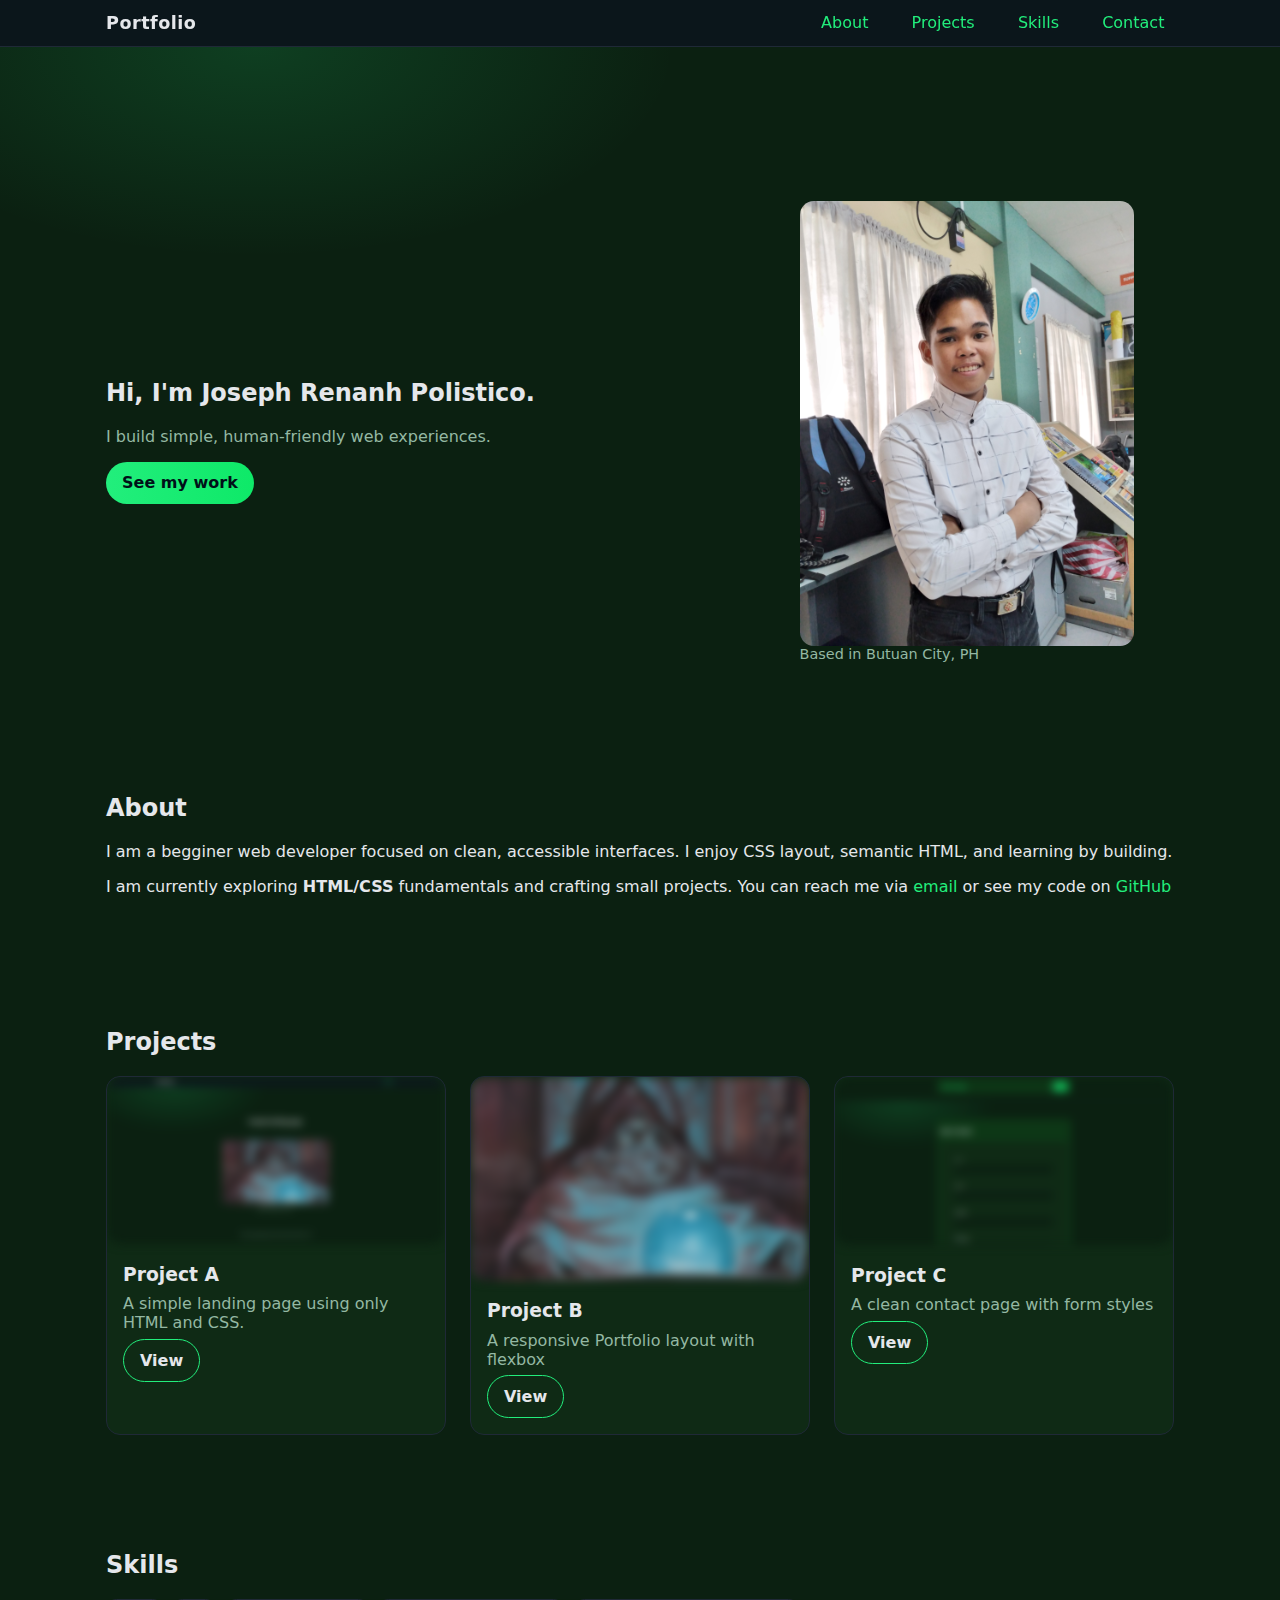
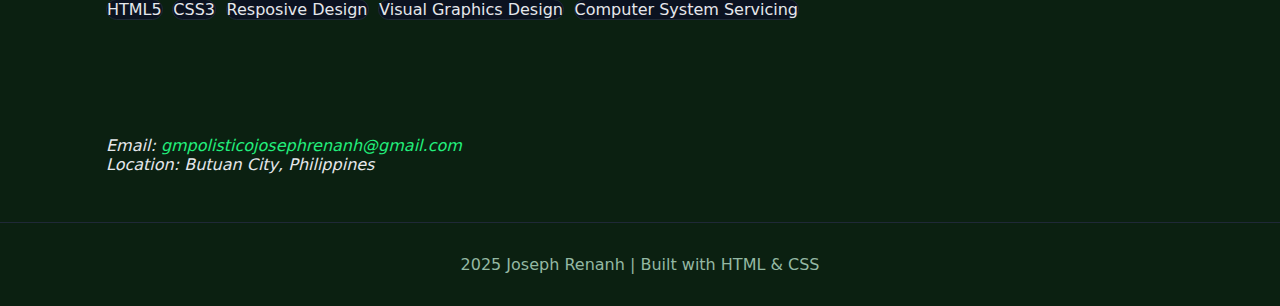
<file: index.html>
<!DOCTYPE html>
<html lang="en">
<head>
    <meta charset="UTF-8">
    <meta name="viewport" content="width=device-width, initial-scale=1.0">
    <title>Joseph - Porfolio</title>
    <link rel="stylesheet" href="styles.css" />
</head>
<body>
    <a class="skip-link" href="#content"> Skip to content</a>
    <header class="site-header">
        <div class="container">
            <h1 class="logo">Portfolio</h1>
            <nav aria-label="Primary">
                <ul class="nav">
                    <li><a href="#about">About</a></li>
                    <li><a href="#projects">Projects</a></li>
                    <li><a href="#skills">Skills</a></li>
                    <li><a href="#contact">Contact</a></li>
                </ul>
            </nav>
        </div>
    </header>

    <main id="content">

        <section class="hero" aria-labelledby="intro-title">
            <div class="container">
                <div class="hero-grid">
                    <div>
                         <h2 id="intro-title">Hi, I'm Joseph Renanh Polistico.</h2>
                        <p class="lead"> I build simple, human-friendly web experiences.</p>
                        <a class="btn" href="#projects"> See my work</a>
                    </div>
                <figure class="profile">
                    <img src="IMGs/Portrait.jpg" alt="Protrait of Your Name" />
                    <figcaption>Based in Butuan City, PH</figcaption>
                </figure>
                </div>
            </div>
        </section>
        
        <section id="about" class="section" aria-labelledby="about-title">
            <div class="container">
                <h2 id="about-title">About</h2>
                <p>
                    I am a begginer web developer focused on clean, accessible interfaces. I enjoy CSS layout, semantic HTML, and learning by building.
                </p>
                <p>
                    I am currently exploring <strong>HTML/CSS</strong> fundamentals and crafting small projects. You can reach me via <a href="#contact">email</a> or see my code on <a href="https://github.com/JrP67" target="_blank" rel="noopener">GitHub</a>
                </p>
            </div>
        </section>

        <section id="projects" class="section" aria-labelledby="projects-title">
            <div class="container">
                <h2 id="projects-title">Projects</h2>
                <div class="cards">
                    <article class="card">
                        <img src="IMGs/proja.PNG" alt="Screenshot of Project A" />
                        <div class="card-body">
                            <h3>Project A</h3>
                            <p>A simple landing page using only HTML and CSS.</p>
                            <a class="btn btn-outline" href="#" target="_blank" rel="noopener">View</a>
                        </div>
                    </article>
                    <article class="card">
                        <img src="IMGs/Ponder.png" alt="Screenshot of Project B" />
                        <div class="card-body">
                            <h3>Project B</h3>
                            <p>A responsive Portfolio layout with flexbox</p>
                            <a class="btn btn-outline" href="#" target="_blank" rel="noopener">View</a>
                        </div>
                    </article>
                    <article class="card">
                        <img src="IMGs/projc.PNG" alt="Screenshot of Project C" />
                        <div class="card-body">
                            <h3>Project C</h3>
                            <p>A clean contact page with form styles</p>
                            <a class="btn btn-outline" href="projc/projc.html" target="_blank" rel="noopener">View</a>
                        </div>
                    </article>
                </div>
            </div>
        </section>
        
        <section id="skills" class="section" aria-labelledby="skills-title">
            <div class="container">
                <h2 id="skills-title">Skills</h2>
                <ul class="chips" role="list">
                    <li>HTML5</li>
                    <li>CSS3</li>
                    <li>Resposive Design</li>
                    <li>Visual Graphics Design</li>
                    <li>Computer System Servicing</li>
                </ul>
            </div>
        </section>

        <section id="contact" class="section" aria-labelledby="contact-title">
            <div class="container">
                <h2 id="container"></h2>
                <address>
                    Email: <a href="mailto:gmpolisticojosephrenanh@exmaple.com">gmpolisticojosephrenanh@gmail.com</a><br />
                    Location: Butuan City, Philippines
                </address>
            </div>
        </section>
        
    </main>

    <footer class="site-footer">
        <span id="year">2025</span> Joseph Renanh | Built with HTML & CSS
    </footer>
</body>

</html>
</file>
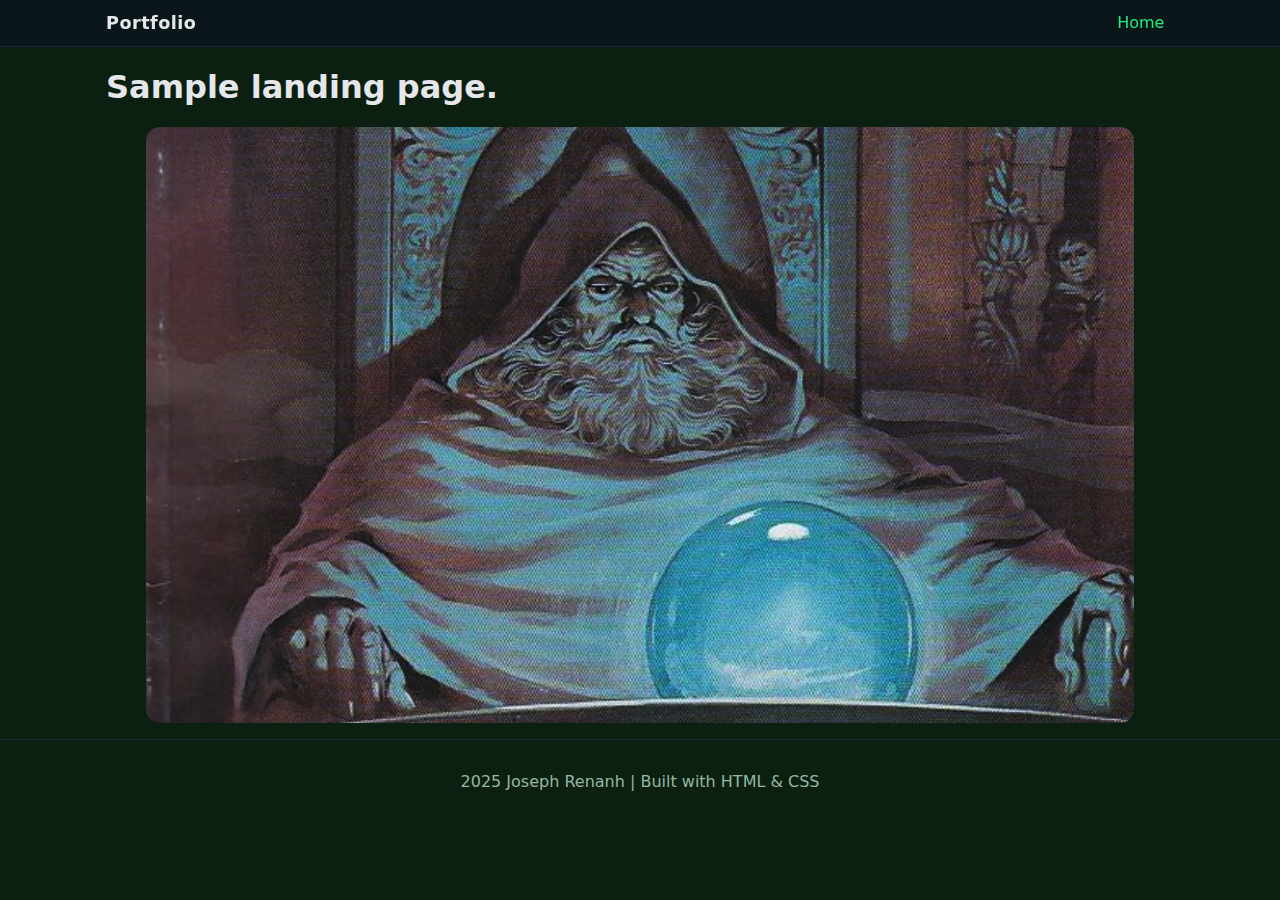
<file: proja/proja.html>
<!DOCTYPE html>
<html lang="en">
<head>
    <meta charset="UTF-8">
    <meta name="viewport" content="width=device-width, initial-scale=1.0">
    <title>Joseph - Porfolio</title>
    <link rel="stylesheet" href="landpage.css" />
</head>
<body>
    <a class="skip-link" href="#content"> Skip to content</a>
    <header class="site-header">
        <div class="container">
            <h1 class="logo">Portfolio</h1>
            <nav aria-label="Primary">
                <ul class="nav">
                    <li><a href="../index.html">Home</a></li>
                </ul>
            </nav>
        </div>
    </header>

    <main id="content">

        <section class="hero" aria-labelledby="intro-title">
            <div class="container">
                <div class="hero-grid">
                    <div>
                         <h1 id="intro-title">Sample landing page.</h1>
                    </div>
                <figure class="profile">
                    <img src="../IMGs/Ponder.png" alt="P" />
                </figure>
                </div>
            </div>
        </section>
        
    </main>

</body>
    <footer class="site-footer">
        <span id="year">2025</span> Joseph Renanh | Built with HTML & CSS
    </footer>

</html>
</file>
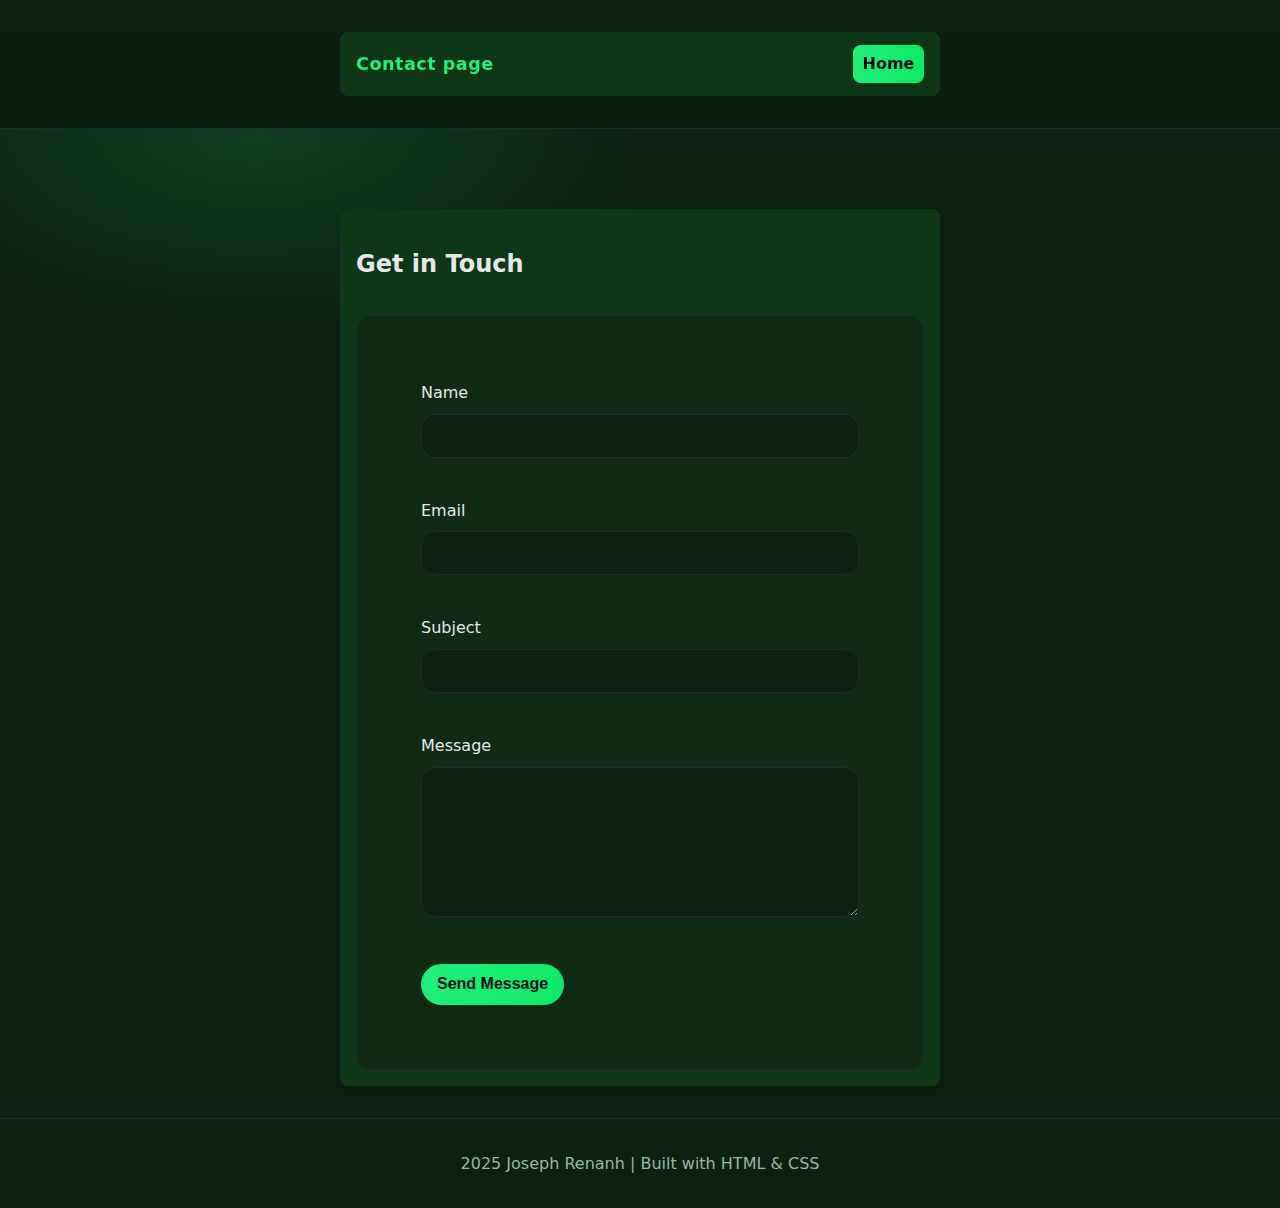
<file: projc/projc.html>
<!DOCTYPE html>
<html lang="en">
<head>
    <meta charset="UTF-8">
    <meta name="viewport" content="width=device-width, initial-scale=1.0">
    <title>Contact - Joseph</title>
    <link rel="stylesheet" href="../styles.css">
    <link rel="stylesheet" href="contact.css">
</head>
<body>
    <a href="#main" class="skip-link">Skip to main content</a>

    <header class="site-header">
        <div class="container">
            <h1 class="logo">Contact page</h1>
            <nav aria-label="Primary">
                <ul class="nav">
                    <li><a href="../index.html" class="btn">Home</a></li>
                </ul>
            </nav>
        </div>
    </header>

    <main id="main" class="main-content">
        <section class="contact-section">
            <div class="container section">
                <h2>Get in Touch</h2>
                <div class="contact-card">
                    <div class="card-body">
                        <form action="#" method="POST">
                            <div class="form-group">
                                <label for="name">Name</label>
                                <input type="text" id="name" name="name" required>
                            </div>
                            
                            <div class="form-group">
                                <label for="email">Email</label>
                                <input type="email" id="email" name="email" required>
                            </div>
                            
                            <div class="form-group">
                                <label for="subject">Subject</label>
                                <input type="text" id="subject" name="subject" required>
                            </div>
                            
                            <div class="form-group">
                                <label for="message">Message</label>
                                <textarea id="message" name="message" required></textarea>
                            </div>
                            
                            <button class="btn" type="submit">Send Message</button>
                        </form>
                    </div>
                </div>
            </div>
        </section>
    </main>
    
    <footer class="site-footer">
        <span id="year">2025</span> Joseph Renanh | Built with HTML & CSS
    </footer>
</body>
    
</html>
</file>
<file: styles.css>
* {box-sizing: border-box;}
html {scroll-behavior: smooth;}
:root {
    --bg: #0b2011;
    --panel: #0f2a15;
    --text: #e5e7eb;
    --muted: #94b8a3;
    --brand: #22ee7c;
    --brand-dark: #0ee968;
    --radius: 14px;
    --space-1: .5rem;
    --space-2: 1rem;
    --space-3: 1.5rem;
    --space-4: 2rem;
    --space-6: 3rem;
    --maxw: 1100px; 
}

body {
    margin: 0; font-family: system-ui, -apple-system, Segoe UI, Roboto, Arial, sans-serif;
    color: var(--text);
    background: linear-gradient(180deg,#0b2011, #0b2011 30%);
}

img {max-width: 100%; display:block; border-radius:  var(--radius); }
a {color: var(--brand); text-decoration:  none; }
a:hover {text-decoration: underline; }

.container {max-width: var(--maxw); margin: 0 auto; padding: 0 var(--space-2);}
.section {padding: var(--space-6) 0;}

.skip-link {position: absolute; left: -999px; top: -999px; background: #fff; color: #000; padding: .5rem 1rem;}
.skip-link:focus {left: var(--space-2); top: var(--space-2); z-index: 999;}

.site-header {position: sticky; top: 0; backdrop-filter: blur(8px); background: rgba(11, 18, 32, .7); border-bottom: 1px solid #1f2937;}
.site-header .container {display: flex; align-items: center; justify-content: space-between; padding: .8rem 1rem;}
.logo {font-size: 1.1rem; margin: 0; letter-spacing: .5px;}
.nav {list-style: none; display: flex; gap: var(--space-3); margin: 0; padding: 0;}
.nav a {padding: .4rem .6rem; border-radius: 8px;}
.nav a:focus, .nav a:hover {background: #0b1220; outline: 2px solid transparent;}

.hero {padding: calc(var(--space-6) + 10vh) 0 var(--space-6); background: radial-gradient(600px 300px at 20% 0%, rgba(34,238,124,.15), transparent 70%);}
.hero-grid {display: grid; grid-template-columns: 1.2fr .8fr; gap: var(--space-4); align-items: center;}
.lead {color: var(--muted); max-width: 55ch;}
.profile figcaption {color: var(--muted); font-size: .9rem; margin-top: .5;}


.btn {
    display: inline-flex;
    align-self: flex-start;
    padding: .7rem 1rem;
    border-radius: 999px;
    background: linear-gradient(90deg, var(--brand), var(--brand-dark));
    color: #001018;
    font-weight: 600;
}
.btn:hover {filter: brightness(1.1); text-decoration: none;}
.btn-outline {border: 1px solid var(--brand); background: transparent; color: var(--text);}
.btn-outline:hover {background: rgba(34, 211, 238, .08);}

.cards {display: grid; grid-template-columns: repeat(3,1fr); gap: var(--space-3);}
.card {background: var(--panel); border: 1px solid #1f2937; border-radius: var(--radius); overflow: hidden; display: flex; flex-direction: column;}
.card-body {padding: var(--space-2); display: flex; flex-direction: column; gap: .4rem;}
.card h3 {margin: .2rem 0;}
.card p {color: var(--muted); margin: 0;}
.card img {filter: blur(5px);transition: filter 0.3s ease;}
.card:hover img {filter: blur(0);}

.chips {list-style: none; padding: 0; margin:  0; display: flex; flex-wrap: wrap; gap: .6rem;}
.chips li {padding: .45rem, .7rem; background: #0b1220; border:  1px solid #1f2937; border-radius: 999px;}

.site-footer {text-align: center; color: var(--muted); padding: var(--space-4) var(--space-2); border-top: 1px solid #1f2937;}

@media (max-width: 90px) {
    .hero-grid {grid-template-columns: 1fr;}
    .cards {grid-template-columns: 1fr 1fr;}
}

@media (max-width: 560px) {
    .cards {grid-template-columns: 1fr;}
}

@media (max-width: 600px) {
    .skill-stat {
        grid-template-columns: 140px 1fr 40px;
        gap: 0.5rem;
    }
}
</file>
<file: proja/landpage.css>
* {box-sizing: border-box;}
html {scroll-behavior: smooth;}
:root {
    --bg: #0b2011;
    --panel: #0f2a15;
    --text: #e5e7eb;
    --muted: #94b8a3;
    --brand: #22ee7c;
    --brand-dark: #0ee968;
    --radius: 14px;
    --space-1: .5rem;
    --space-2: 1rem;
    --space-3: 1.5rem;
    --space-4: 2rem;
    --space-6: 3rem;
    --maxw: 1100px; 
}

body {
    margin: 0; font-family: system-ui, -apple-system, Segoe UI, Roboto, Arial, sans-serif;
    color: var(--text);
    background: linear-gradient(180deg,#0b2011, #0b2011 30%);
}

img {max-width: 100%; display:block; border-radius:  var(--radius); }
a {color: var(--brand); text-decoration:  none; }
a:hover {text-decoration: underline; }

.container {max-width: var(--maxw); margin: 0 auto; padding: 0 var(--space-2);}
.section {padding: var(--space-6) 0;}

.skip-link {position: absolute; left: -999px; top: -999px; background: #fff; color: #000; padding: .5rem 1rem;}
.skip-link:focus {left: var(--space-2); top: var(--space-2); z-index: 999;}

.site-header {position: sticky; top: 0; backdrop-filter: blur(8px); background: rgba(11, 18, 32, .7); border-bottom: 1px solid #1f2937;}
.site-header .container {display: flex; align-items: center; justify-content: space-between; padding: .8rem 1rem;}
.logo {font-size: 1.1rem; margin: 0; letter-spacing: .5px;}
.nav {list-style: none; display: flex; gap: var(--space-3); margin: 0; padding: 0;}
.nav a {padding: .4rem .6rem; border-radius: 8px;}
.nav a:focus, .nav a:hover {background: #0b1220; outline: 2px solid transparent;}

.hero { radial-gradient: (600px 300px at 20% 0%, rgba(34,238,124,.15), transparent 70%);}
.hero-grid { grid-template-columns: 1.2fr .8fr; gap: var(--space-4); align-items: center;}
.lead {color: var(--muted); max-width: 55ch;}
.profile figcaption {color: var(--muted); font-size: .9rem; margin-top: .5;}
.profile {display: flex; justify-content: center; align-items: center;}
.profile video {max-width: 100%; height: auto;}

.btn {
    display: inline-flex;
    align-self: flex-start;
    padding: .7rem 1rem;
    border-radius: 999px;
    background: linear-gradient(90deg, var(--brand), var(--brand-dark));
    color: #001018;
    font-weight: 600;
}
.btn:hover {filter: brightness(1.1); text-decoration: none;}
.btn-outline {border: 1px solid var(--brand); background: transparent; color: var(--text);}
.btn-outline:hover {background: rgba(34, 211, 238, .08);}

.cards {display: grid; grid-template-columns: repeat(3,1fr); gap: var(--space-3);}
.card {background: var(--panel); border: 1px solid #1f2937; border-radius: var(--radius); overflow: hidden; display: flex; flex-direction: column;}
.card-body {padding: var(--space-2); display: flex; flex-direction: column; gap: .4rem;}
.card h3 {margin: .2rem 0;}
.card p {color: var(--muted); margin: 0;}
.card img {filter: blur(5px);transition: filter 0.3s ease;}
.card:hover img {filter: blur(0);}

.chips {list-style: none; padding: 0; margin:  0; display: flex; flex-wrap: wrap; gap: .6rem;}
.chips li {padding: .45rem, .7rem; background: #0b1220; border:  1px solid #1f2937; border-radius: 999px;}

.site-footer {text-align: center; color: var(--muted); padding: var(--space-4) var(--space-2); border-top: 1px solid #1f2937;}

@media (max-width: 90px) {
    .hero-grid {grid-template-columns: 1fr;}
    .cards {grid-template-columns: 1fr 1fr;}
}

@media (max-width: 560px) {
    .cards {grid-template-columns: 1fr;}
}

@media (max-width: 600px) {
    .skill-stat {
        grid-template-columns: 140px 1fr 40px;
        gap: 0.5rem;
    }
}
</file>
<file: projc/contact.css>
:root {
    --primary: #22ee7c;
    --surface: #0d3716;
    --text: #e5e7eb;
    --space-6: 3rem;
    --space-4: 2rem;
    --space-3: 1.5rem;
    --space-2: 1rem;
    --space-1: 0.5rem;
    --bg: #0b2011;
    --panel: #0f2a15;
    --muted: #94b8a3;
    --brand: #22ee7c;
    --brand-dark: #0ee968;
    --radius: 14px;
}

body {
    font-family: 'Segoe UI', system-ui, sans-serif;
    line-height: 1.6;
    margin: 0;
    padding: 0;
    background: linear-gradient(180deg,#0b2011, #0b2011 30%);
    color: var(--text);
    min-height: 100vh;
}

.container {
    max-width: 600px;
    width: 90%;
    margin: 2rem auto;
    padding: 1rem;
    background-color: var(--surface);
    border-radius: 8px;
    box-shadow: 0 2px 4px rgba(0,0,0,0.1);
}

h1 {
    text-align: center;
    color: var(--primary);
    margin-bottom: 2rem;
}

.card {
    background: var(--surface);
    border: 1px solid #1f2937;
    border-radius: var(--radius);
}

.form-group {
    margin-bottom: var(--space-3);
    width: 100%;
}

label {
    display: block;
    margin-bottom: var(--space-1);
    color: var(--text);
}

input, textarea {
    width: 100%;
    max-width: 100%;
    padding: .75rem;
    background: var(--bg);
    border: 1px solid #1f2937;
    border-radius: var(--radius);
    color: var(--text);
    font-size: 1rem;
    box-sizing: border-box;
}

input:focus, textarea:focus {
    outline: none;
    border-color: var(--brand);
}

textarea {
    min-height: 150px;
    resize: vertical;
}

button {
    background-color: var(--primary);
    color: white;
    padding: 0.75rem 2rem;
    border: none;
    border-radius: 4px;
    font-size: 1rem;
    cursor: pointer;
    transition: background-color 0.3s ease;
}

button:hover {
    background-color: #357ABD;
}

.card-body {
    padding: var(--space-4);
}

.card-body form {
    display: flex;
    flex-direction: column;
    gap: var(--space-2);
}

h2 {
    color: var(--text);
    margin-bottom: var(--space-4);
}

.btn {
    background: linear-gradient(90deg, var(--brand), var(--brand-dark));
    color: #001018;
    font-weight: 600;
    padding: .7rem 1rem;
    border-radius: 999px;
    border: none;
    cursor: pointer;
}

.btn:hover {
    filter: brightness(1.1);
    text-decoration: none;
}

.hero {
    padding: calc(var(--space-6) + 10vh) 0 var(--space-6);
    background: radial-gradient(600px 300px at 20% 0%, rgba(34,238,124,.15), transparent 70%);
}

.site-header {
    position: sticky;
    top: 0;
    backdrop-filter: blur(20px);
    background: rgba(11, 32, 17, .7);
    border-bottom: 1px solid #1f2937;
    z-index: 1;
}

.main-content {
    background: #0b2011;
    min-height: calc(100vh - 60px);
}

.contact-section {
    background: radial-gradient(600px 300px at 20% 0%, rgba(34,238,124,.15), transparent 70%);
    padding-top: var(--space-6);
}

.contact-card {
    background: var(--panel);
    border: 1px solid #1f2937;
    border-radius: var(--radius);
    padding: var(--space-4);
}

/* Update container styles */

/* Make form elements responsive */

/* Add media queries for different screen sizes */
@media screen and (max-width: 768px) {
    .container {
        width: 95%;
        margin: 1rem auto;
        padding: 1rem;
    }

    .card-body {
        padding: var(--space-2);
    }

    h1, h2 {
        font-size: 1.5rem;
    }

    .btn {
        width: 100%;
        text-align: center;
    }
}

@media screen and (max-width: 480px) {
    .container {
        width: 100%;
        margin: 0;
        border-radius: 0;
    }

    input, textarea {
        padding: .5rem;
    }

    .contact-card {
        border-radius: 0;
    }

    .hero {
        padding: calc(var(--space-4) + 5vh) 0 var(--space-4);
    }
}
</file>
